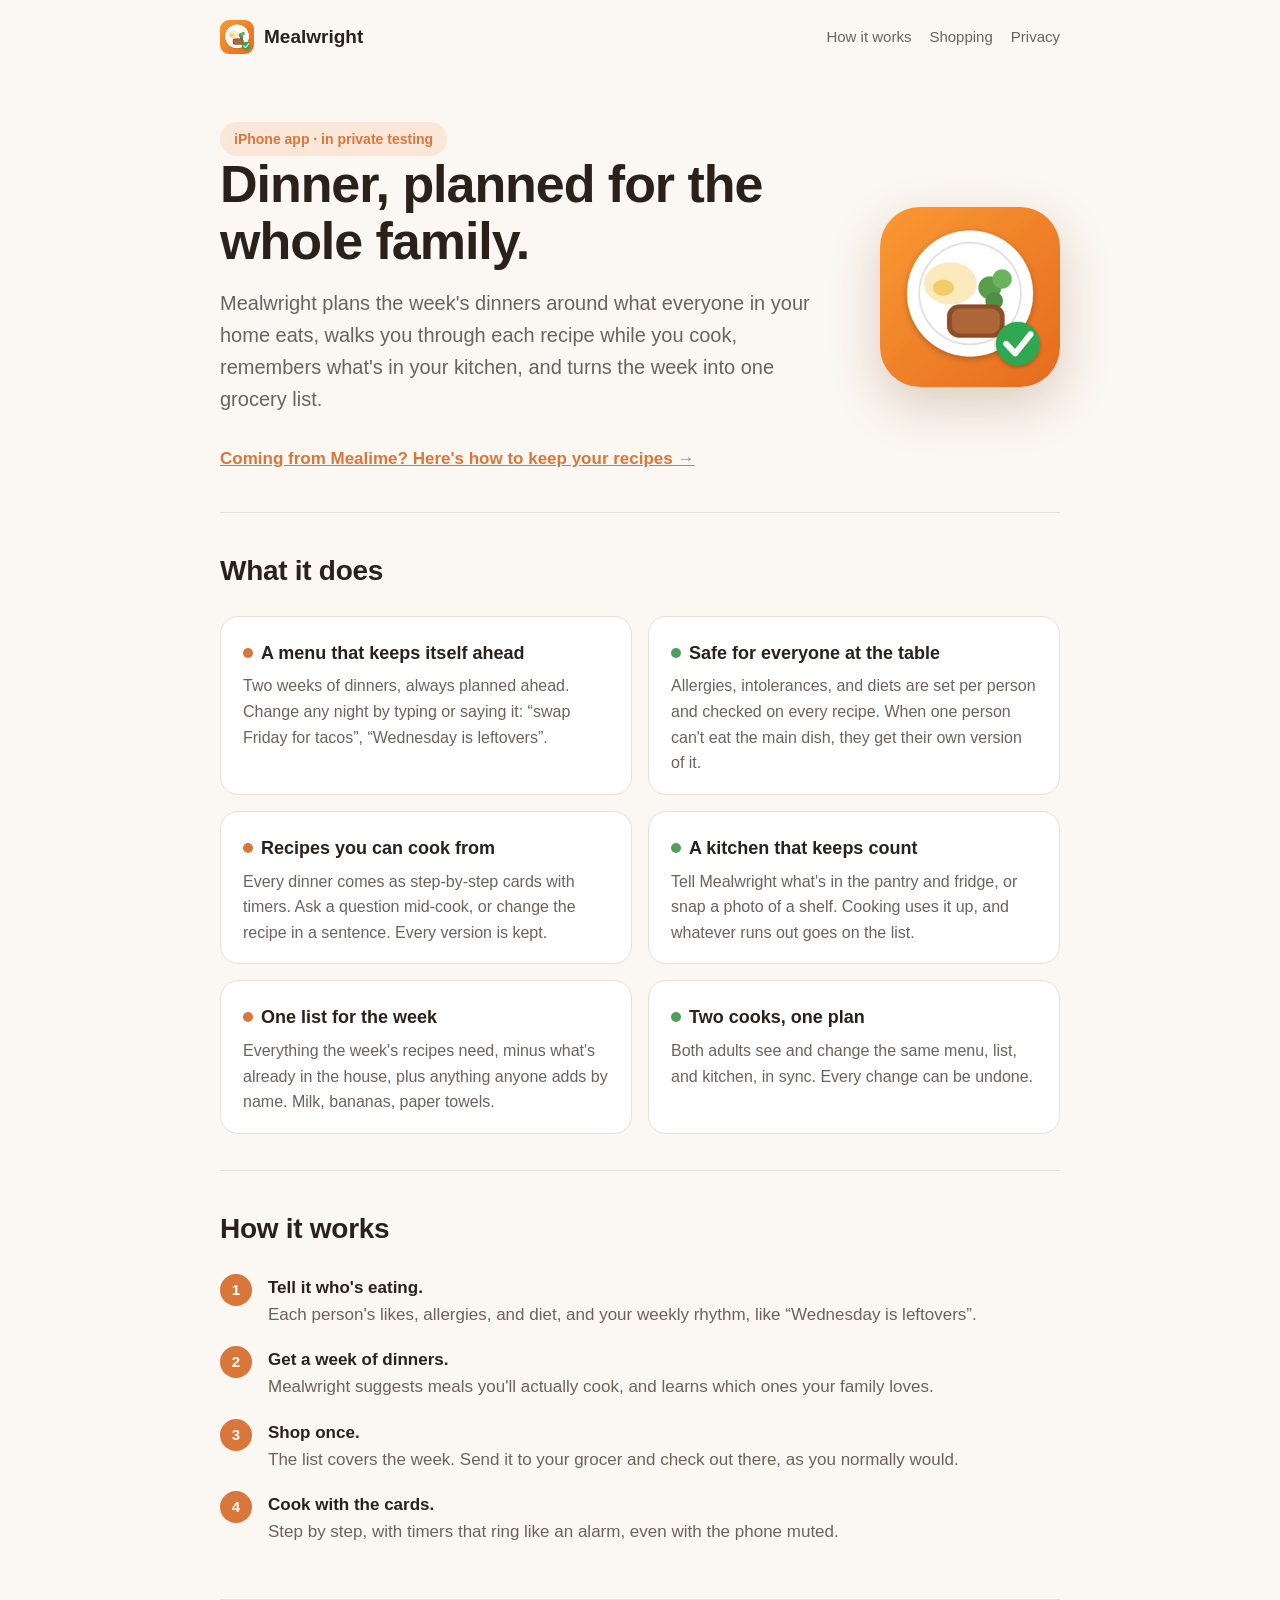
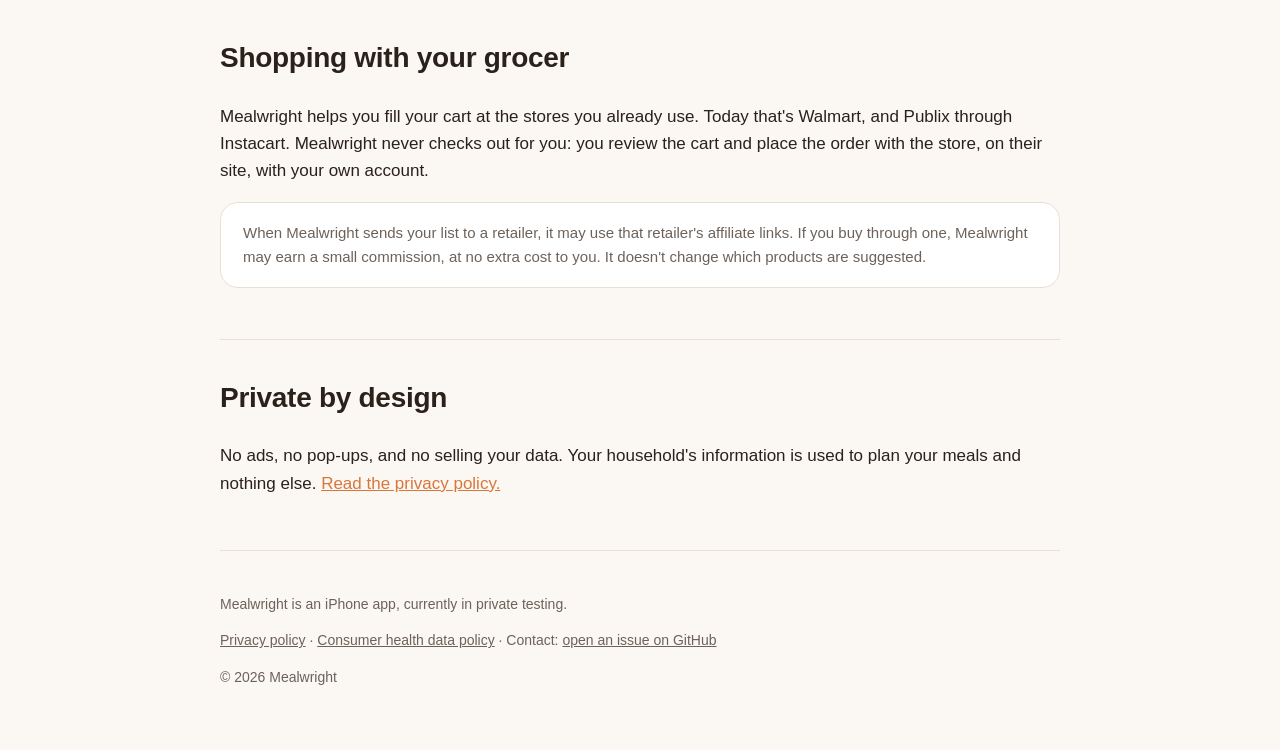
<file: index.html>
<!doctype html>
<html lang="en">
<head>
  <meta charset="utf-8">
  <meta name="viewport" content="width=device-width, initial-scale=1">
  <title>Mealwright — the weeknight dinner planner for families</title>
  <meta name="description" content="Mealwright plans your family's dinners around everyone's tastes and allergies, walks you through each recipe, keeps track of your kitchen, and turns the week into one grocery list.">
  <link rel="icon" href="favicon.png">
  <link rel="stylesheet" href="style.css">
</head>
<body>
  <div class="wrap">
    <header class="top">
      <a class="brand" href="./"><img src="icon-256.png" alt="">Mealwright</a>
      <nav><a class="wide" href="#how">How it works</a><a class="wide" href="#shopping">Shopping</a><a href="privacy.html">Privacy</a></nav>
    </header>

    <main>
      <div class="hero">
        <div>
          <span class="pill">iPhone app · in private testing</span>
          <h1>Dinner, planned for the whole family.</h1>
          <p class="lede">Mealwright plans the week's dinners around what everyone in your home eats, walks you through each recipe while you cook, remembers what's in your kitchen, and turns the week into one grocery list.</p>
          <a class="from" href="mealime.html">Coming from Mealime? Here's how to keep your recipes →</a>
        </div>
        <img class="icon" src="icon-256.png" alt="The Mealwright app icon: a dinner plate with a green check mark">
      </div>

      <section>
        <h2>What it does</h2>
        <div class="grid">
          <div class="card"><h3><span class="dot"></span>A menu that keeps itself ahead</h3><p>Two weeks of dinners, always planned ahead. Change any night by typing or saying it: “swap Friday for tacos”, “Wednesday is leftovers”.</p></div>
          <div class="card"><h3><span class="dot green"></span>Safe for everyone at the table</h3><p>Allergies, intolerances, and diets are set per person and checked on every recipe. When one person can't eat the main dish, they get their own version of it.</p></div>
          <div class="card"><h3><span class="dot"></span>Recipes you can cook from</h3><p>Every dinner comes as step-by-step cards with timers. Ask a question mid-cook, or change the recipe in a sentence. Every version is kept.</p></div>
          <div class="card"><h3><span class="dot green"></span>A kitchen that keeps count</h3><p>Tell Mealwright what's in the pantry and fridge, or snap a photo of a shelf. Cooking uses it up, and whatever runs out goes on the list.</p></div>
          <div class="card"><h3><span class="dot"></span>One list for the week</h3><p>Everything the week's recipes need, minus what's already in the house, plus anything anyone adds by name. Milk, bananas, paper towels.</p></div>
          <div class="card"><h3><span class="dot green"></span>Two cooks, one plan</h3><p>Both adults see and change the same menu, list, and kitchen, in sync. Every change can be undone.</p></div>
        </div>
      </section>

      <section id="how">
        <h2>How it works</h2>
        <ol class="steps">
          <li><strong>Tell it who's eating.</strong><span>Each person's likes, allergies, and diet, and your weekly rhythm, like “Wednesday is leftovers”.</span></li>
          <li><strong>Get a week of dinners.</strong><span>Mealwright suggests meals you'll actually cook, and learns which ones your family loves.</span></li>
          <li><strong>Shop once.</strong><span>The list covers the week. Send it to your grocer and check out there, as you normally would.</span></li>
          <li><strong>Cook with the cards.</strong><span>Step by step, with timers that ring like an alarm, even with the phone muted.</span></li>
        </ol>
      </section>

      <section id="shopping">
        <h2>Shopping with your grocer</h2>
        <p>Mealwright helps you fill your cart at the stores you already use. Today that's Walmart, and Publix through Instacart. Mealwright never checks out for you: you review the cart and place the order with the store, on their site, with your own account.</p>
        <p class="note">When Mealwright sends your list to a retailer, it may use that retailer's affiliate links. If you buy through one, Mealwright may earn a small commission, at no extra cost to you. It doesn't change which products are suggested.</p>
      </section>

      <section>
        <h2>Private by design</h2>
        <p>No ads, no pop-ups, and no selling your data. Your household's information is used to plan your meals and nothing else. <a href="privacy.html">Read the privacy policy.</a></p>
      </section>
    </main>

    <footer>
      <p>Mealwright is an iPhone app, currently in private testing.</p>
      <p><a href="privacy.html">Privacy policy</a> · <a href="health-data.html">Consumer health data policy</a> · Contact: <a href="https://github.com/dday1231/mealwright-site/issues">open an issue on GitHub</a></p>
      <p>© 2026 Mealwright</p>
    </footer>
  </div>
</body>
</html>
</file>
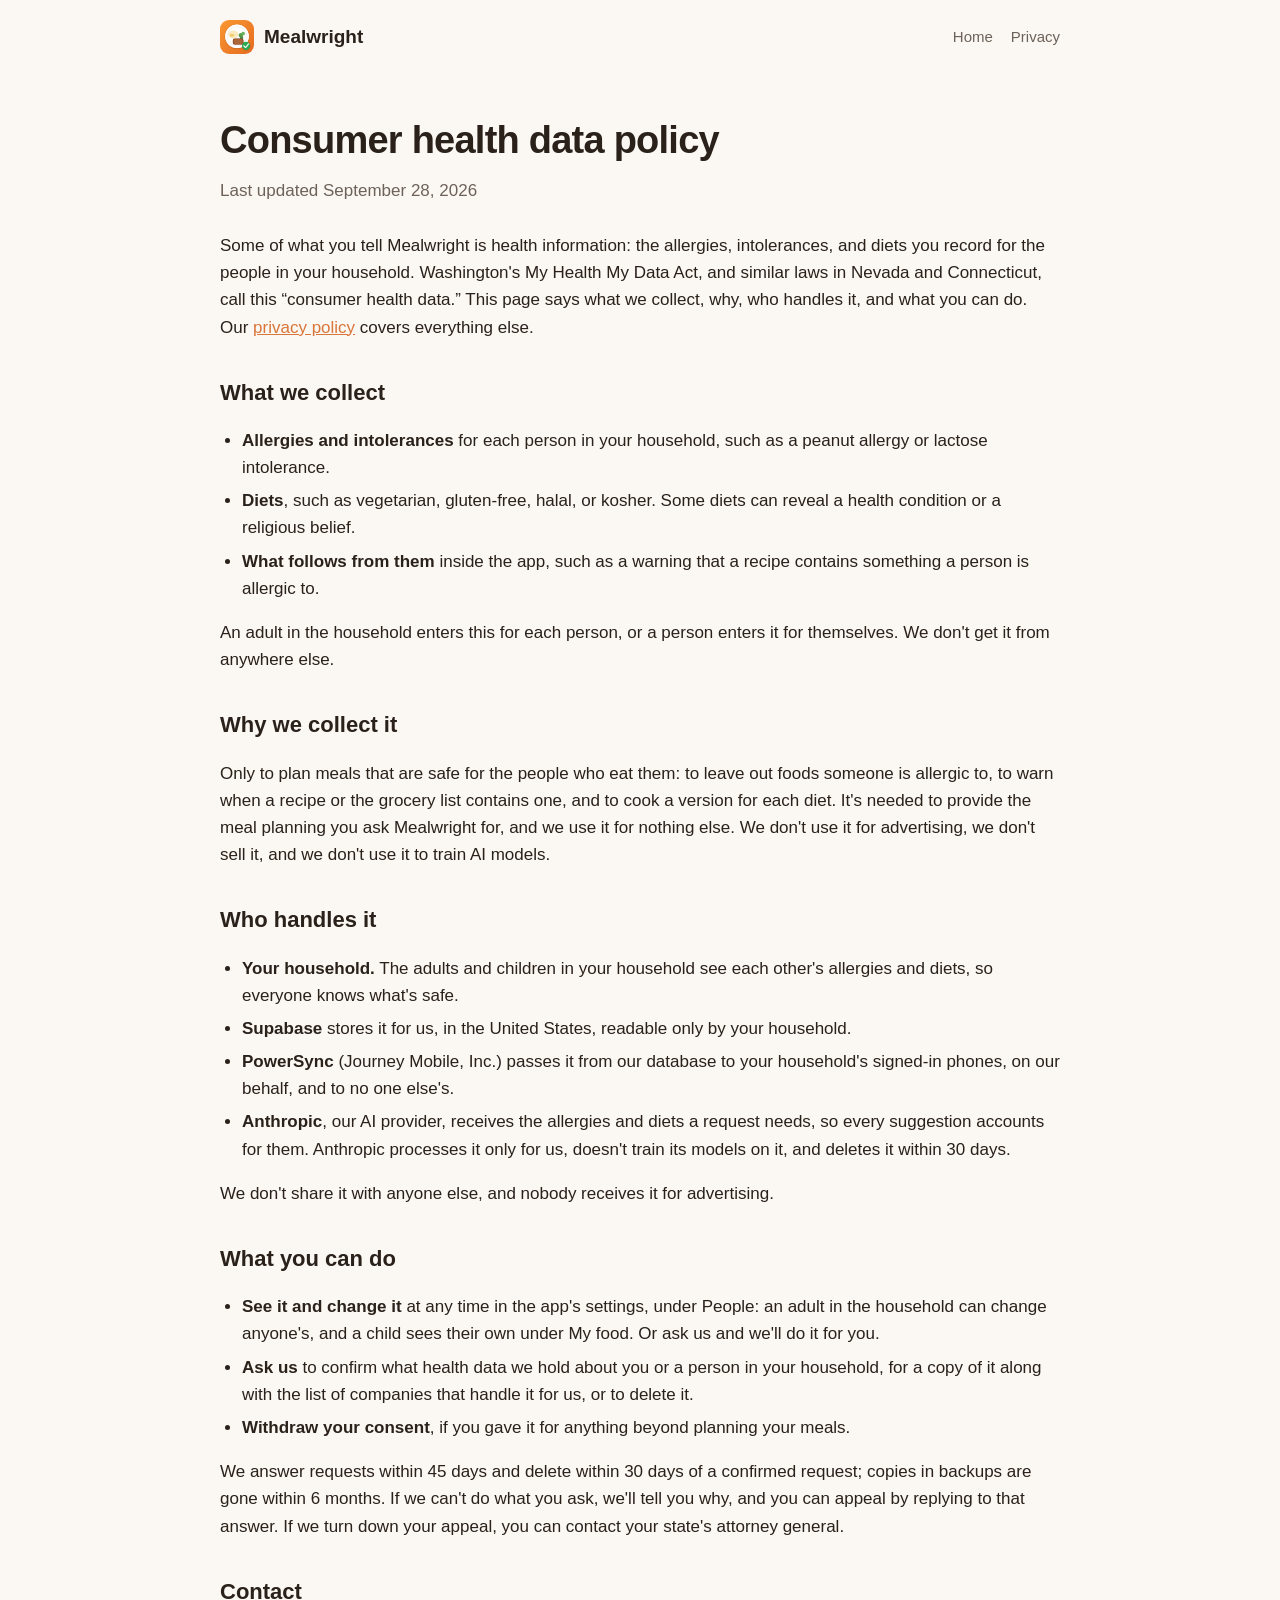
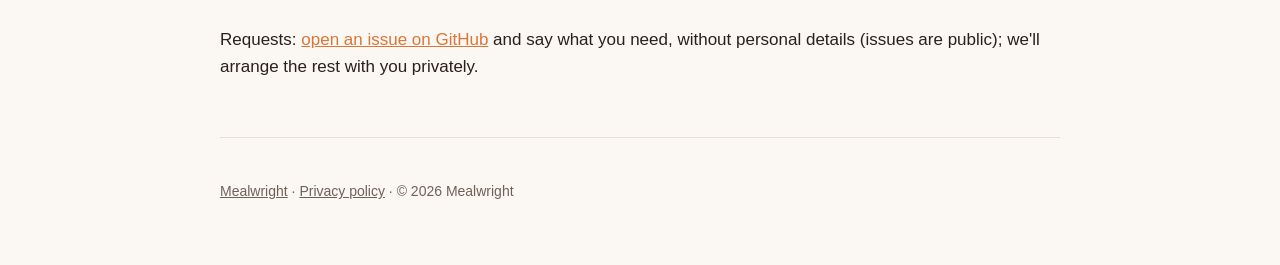
<file: health-data.html>
<!doctype html>
<html lang="en">
<head>
  <meta charset="utf-8">
  <meta name="viewport" content="width=device-width, initial-scale=1">
  <title>Consumer health data policy — Mealwright</title>
  <meta name="description" content="How Mealwright handles the allergies, intolerances, and diets you record for your household.">
  <link rel="icon" href="favicon.png">
  <link rel="stylesheet" href="style.css">
</head>
<body>
  <div class="wrap">
    <header class="top">
      <a class="brand" href="./"><img src="icon-256.png" alt="">Mealwright</a>
      <nav><a href="./">Home</a><a href="privacy.html">Privacy</a></nav>
    </header>

    <main class="doc">
      <h1>Consumer health data policy</h1>
      <p class="updated">Last updated September 28, 2026</p>

      <p>Some of what you tell Mealwright is health information: the allergies, intolerances, and diets you record for the people in your household. Washington's My Health My Data Act, and similar laws in Nevada and Connecticut, call this “consumer health data.” This page says what we collect, why, who handles it, and what you can do. Our <a href="privacy.html">privacy policy</a> covers everything else.</p>

      <h2>What we collect</h2>
      <ul>
        <li><strong>Allergies and intolerances</strong> for each person in your household, such as a peanut allergy or lactose intolerance.</li>
        <li><strong>Diets</strong>, such as vegetarian, gluten-free, halal, or kosher. Some diets can reveal a health condition or a religious belief.</li>
        <li><strong>What follows from them</strong> inside the app, such as a warning that a recipe contains something a person is allergic to.</li>
      </ul>
      <p>An adult in the household enters this for each person, or a person enters it for themselves. We don't get it from anywhere else.</p>

      <h2>Why we collect it</h2>
      <p>Only to plan meals that are safe for the people who eat them: to leave out foods someone is allergic to, to warn when a recipe or the grocery list contains one, and to cook a version for each diet. It's needed to provide the meal planning you ask Mealwright for, and we use it for nothing else. We don't use it for advertising, we don't sell it, and we don't use it to train AI models.</p>

      <h2>Who handles it</h2>
      <ul>
        <li><strong>Your household.</strong> The adults and children in your household see each other's allergies and diets, so everyone knows what's safe.</li>
        <li><strong>Supabase</strong> stores it for us, in the United States, readable only by your household.</li>
        <li><strong>PowerSync</strong> (Journey Mobile, Inc.) passes it from our database to your household's signed-in phones, on our behalf, and to no one else's.</li>
        <li><strong>Anthropic</strong>, our AI provider, receives the allergies and diets a request needs, so every suggestion accounts for them. Anthropic processes it only for us, doesn't train its models on it, and deletes it within 30 days.</li>
      </ul>
      <p>We don't share it with anyone else, and nobody receives it for advertising.</p>

      <h2>What you can do</h2>
      <ul>
        <li><strong>See it and change it</strong> at any time in the app's settings, under People: an adult in the household can change anyone's, and a child sees their own under My food. Or ask us and we'll do it for you.</li>
        <li><strong>Ask us</strong> to confirm what health data we hold about you or a person in your household, for a copy of it along with the list of companies that handle it for us, or to delete it.</li>
        <li><strong>Withdraw your consent</strong>, if you gave it for anything beyond planning your meals.</li>
      </ul>
      <p>We answer requests within 45 days and delete within 30 days of a confirmed request; copies in backups are gone within 6 months. If we can't do what you ask, we'll tell you why, and you can appeal by replying to that answer. If we turn down your appeal, you can contact your state's attorney general.</p>

      <h2>Contact</h2>
      <p>Requests: <a href="https://github.com/dday1231/mealwright-site/issues">open an issue on GitHub</a> and say what you need, without personal details (issues are public); we'll arrange the rest with you privately.</p>
    </main>

    <footer>
      <p><a href="./">Mealwright</a> · <a href="privacy.html">Privacy policy</a> · © 2026 Mealwright</p>
    </footer>
  </div>
</body>
</html>
</file>
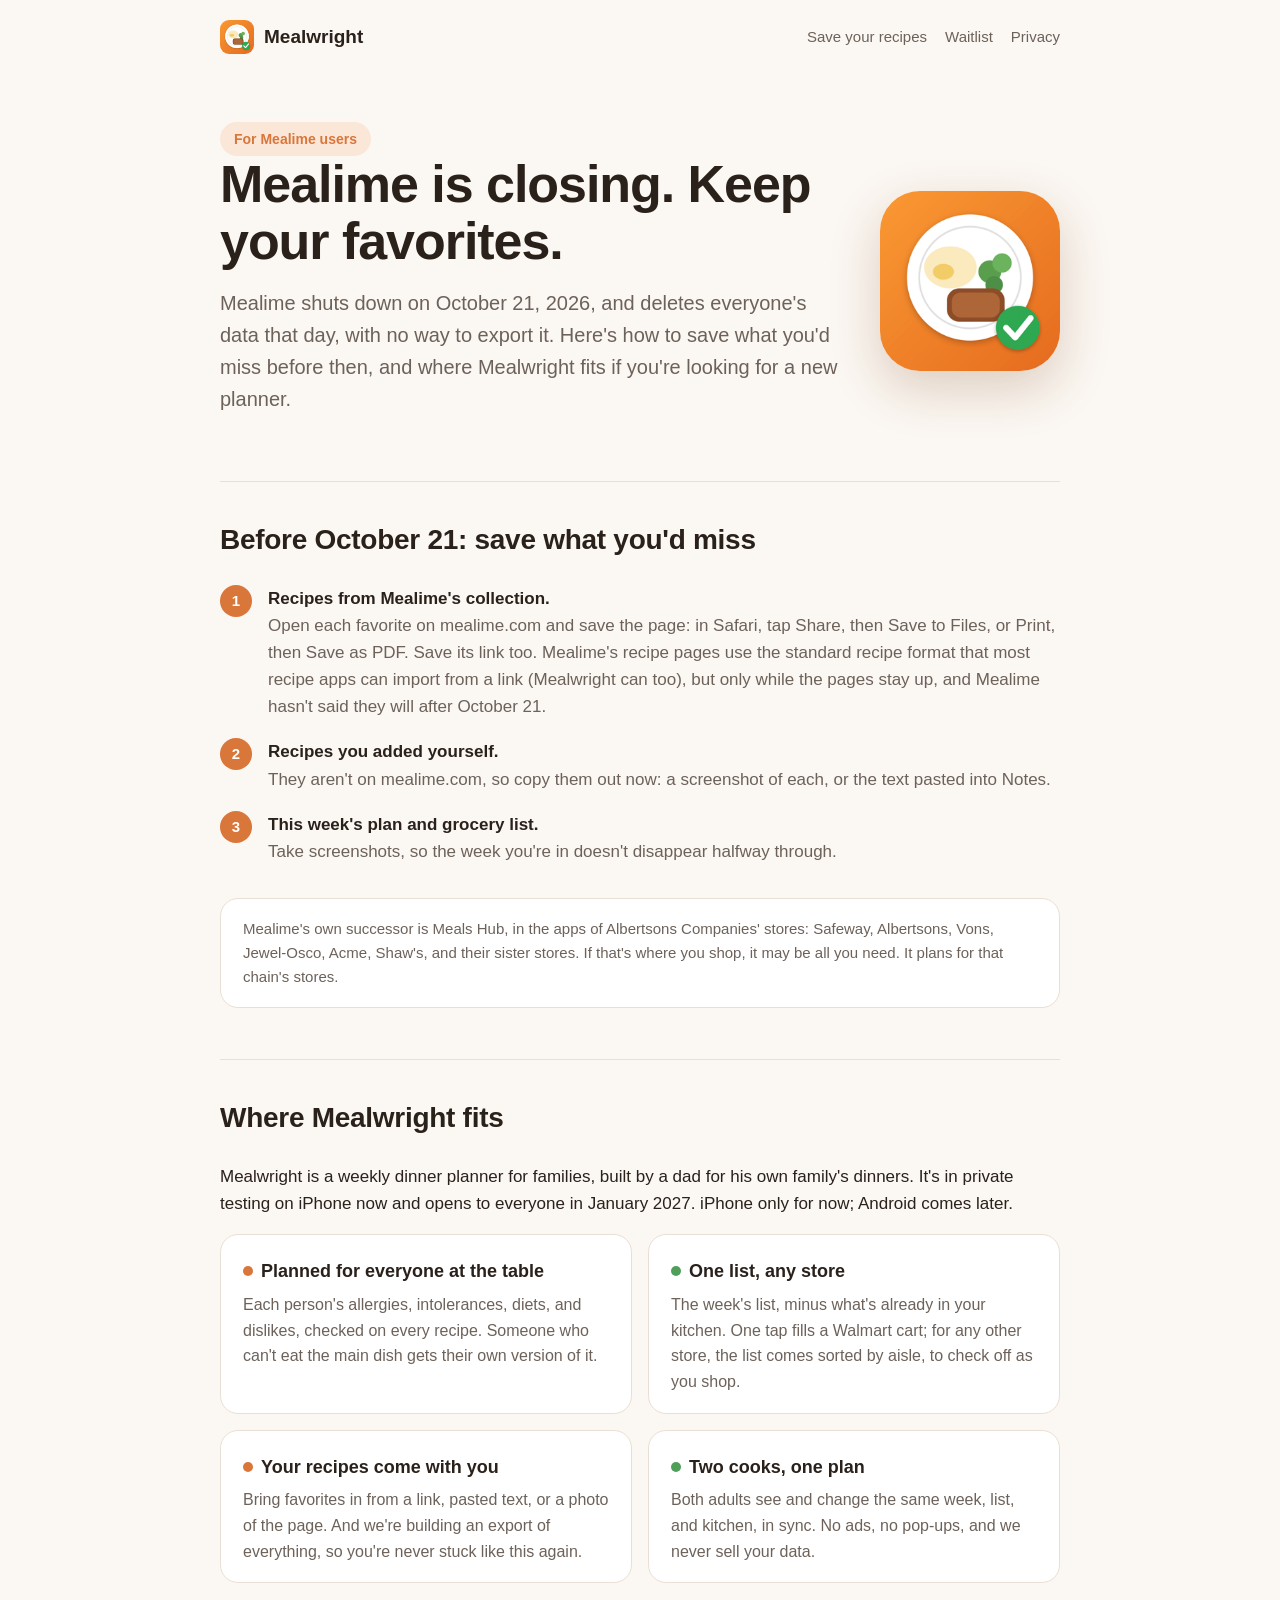
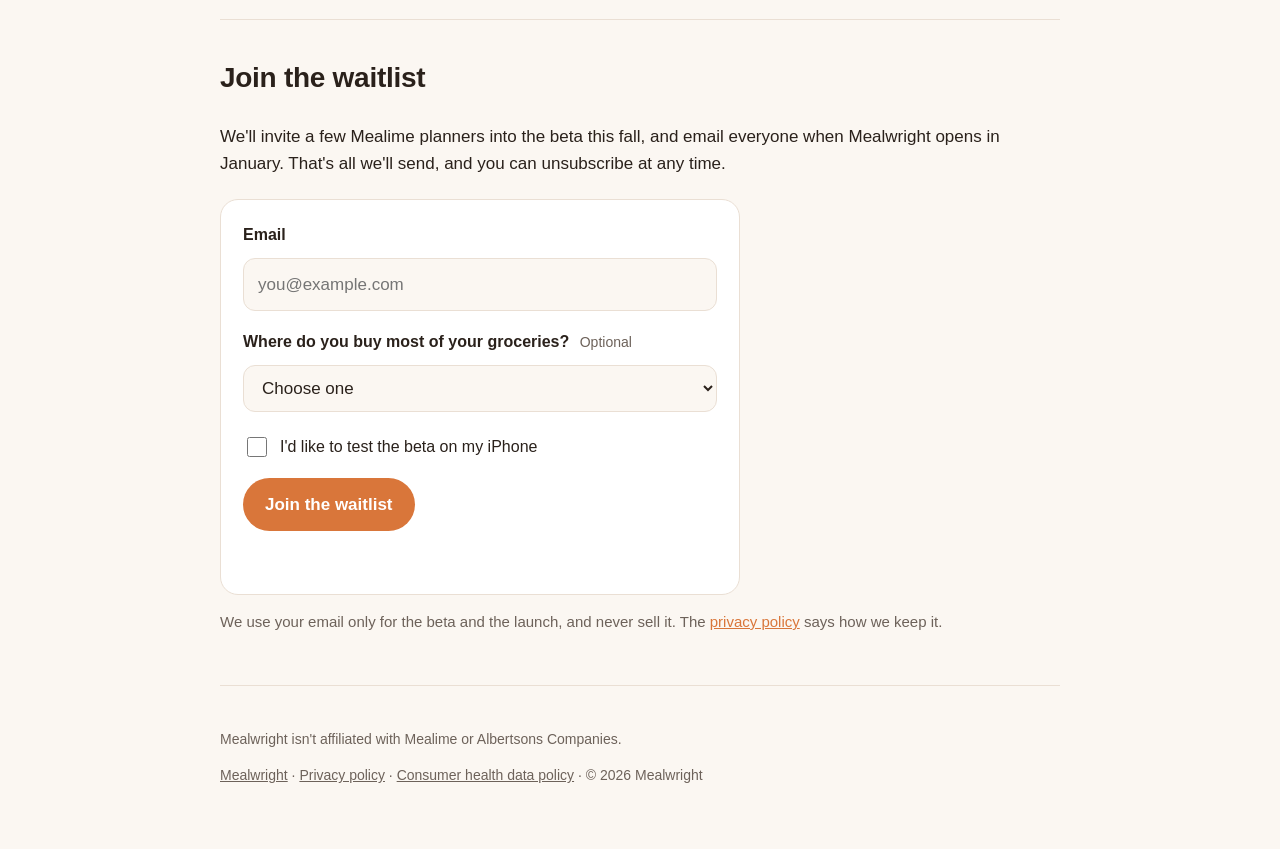
<file: mealime.html>
<!doctype html>
<html lang="en">
<head>
  <meta charset="utf-8">
  <meta name="viewport" content="width=device-width, initial-scale=1">
  <title>Mealime is closing: how to keep your recipes · Mealwright</title>
  <meta name="description" content="Mealime shuts down on October 21, 2026, and deletes its users' data that day. How to save your favorite recipes before then, and where Mealwright, a family dinner planner, fits.">
  <link rel="icon" href="favicon.png">
  <link rel="stylesheet" href="style.css">
</head>
<body>
  <div class="wrap">
    <header class="top">
      <a class="brand" href="./"><img src="icon-256.png" alt="">Mealwright</a>
      <nav><a class="wide" href="#save">Save your recipes</a><a href="#waitlist">Waitlist</a><a href="privacy.html">Privacy</a></nav>
    </header>

    <main>
      <div class="hero">
        <div>
          <span class="pill">For Mealime users</span>
          <h1>Mealime is closing. Keep your favorites.</h1>
          <p class="lede">Mealime shuts down on October 21, 2026, and deletes everyone's data that day, with no way to export it. Here's how to save what you'd miss before then, and where Mealwright fits if you're looking for a new planner.</p>
        </div>
        <img class="icon" src="icon-256.png" alt="The Mealwright app icon: a dinner plate with a green check mark">
      </div>

      <section id="save">
        <h2>Before October 21: save what you'd miss</h2>
        <ol class="steps">
          <li><strong>Recipes from Mealime's collection.</strong><span>Open each favorite on mealime.com and save the page: in Safari, tap Share, then Save to Files, or Print, then Save as PDF. Save its link too. Mealime's recipe pages use the standard recipe format that most recipe apps can import from a link (Mealwright can too), but only while the pages stay up, and Mealime hasn't said they will after October 21.</span></li>
          <li><strong>Recipes you added yourself.</strong><span>They aren't on mealime.com, so copy them out now: a screenshot of each, or the text pasted into Notes.</span></li>
          <li><strong>This week's plan and grocery list.</strong><span>Take screenshots, so the week you're in doesn't disappear halfway through.</span></li>
        </ol>
        <p class="note">Mealime's own successor is Meals Hub, in the apps of Albertsons Companies' stores: Safeway, Albertsons, Vons, Jewel-Osco, Acme, Shaw's, and their sister stores. If that's where you shop, it may be all you need. It plans for that chain's stores.</p>
      </section>

      <section>
        <h2>Where Mealwright fits</h2>
        <p>Mealwright is a weekly dinner planner for families, built by a dad for his own family's dinners. It's in private testing on iPhone now and opens to everyone in January 2027. iPhone only for now; Android comes later.</p>
        <div class="grid">
          <div class="card"><h3><span class="dot"></span>Planned for everyone at the table</h3><p>Each person's allergies, intolerances, diets, and dislikes, checked on every recipe. Someone who can't eat the main dish gets their own version of it.</p></div>
          <div class="card"><h3><span class="dot green"></span>One list, any store</h3><p>The week's list, minus what's already in your kitchen. One tap fills a Walmart cart; for any other store, the list comes sorted by aisle, to check off as you shop.</p></div>
          <div class="card"><h3><span class="dot"></span>Your recipes come with you</h3><p>Bring favorites in from a link, pasted text, or a photo of the page. And we're building an export of everything, so you're never stuck like this again.</p></div>
          <div class="card"><h3><span class="dot green"></span>Two cooks, one plan</h3><p>Both adults see and change the same week, list, and kitchen, in sync. No ads, no pop-ups, and we never sell your data.</p></div>
        </div>
      </section>

      <section id="waitlist">
        <h2>Join the waitlist</h2>
        <p>We'll invite a few Mealime planners into the beta this fall, and email everyone when Mealwright opens in January. That's all we'll send, and you can unsubscribe at any time.</p>
        <form id="signup" class="signup" novalidate>
          <label for="email">Email</label>
          <input id="email" name="email" type="email" autocomplete="email" inputmode="email" required placeholder="you@example.com">
          <label for="store">Where do you buy most of your groceries? <span class="optional">Optional</span></label>
          <select id="store" name="store">
            <option value="">Choose one</option>
            <option value="walmart">Walmart</option>
            <option value="kroger">Kroger, or a Kroger store (Ralphs, Fred Meyer, King Soopers…)</option>
            <option value="albertsons">Safeway, Albertsons, or another Albertsons store</option>
            <option value="target">Target</option>
            <option value="costco">Costco</option>
            <option value="publix">Publix</option>
            <option value="aldi">Aldi</option>
            <option value="heb">H-E-B</option>
            <option value="wholefoods">Whole Foods</option>
            <option value="other">Somewhere else</option>
          </select>
          <label class="check" for="beta"><input id="beta" name="beta" type="checkbox"> I'd like to test the beta on my iPhone</label>
          <div class="hp" aria-hidden="true"><label for="website">Leave this empty</label><input id="website" name="website" type="text" tabindex="-1" autocomplete="off"></div>
          <button id="submit" type="submit">Join the waitlist</button>
          <p id="status" class="status" role="status" aria-live="polite"></p>
        </form>
        <p class="fine">We use your email only for the beta and the launch, and never sell it. The <a href="privacy.html">privacy policy</a> says how we keep it.</p>
      </section>
    </main>

    <footer>
      <p>Mealwright isn't affiliated with Mealime or Albertsons Companies.</p>
      <p><a href="./">Mealwright</a> · <a href="privacy.html">Privacy policy</a> · <a href="health-data.html">Consumer health data policy</a> · © 2026 Mealwright</p>
    </footer>
  </div>
  <script>
    (function () {
      var form = document.getElementById('signup');
      var status = document.getElementById('status');
      var button = document.getElementById('submit');
      var endpoint = 'https://bysanihxycqsuvjgazjb.supabase.co/functions/v1/waitlist';
      form.addEventListener('submit', function (event) {
        event.preventDefault();
        var email = form.email.value.trim();
        if (!/^[^\s@]+@[^\s@]+\.[^\s@]+$/.test(email)) {
          status.textContent = "That email address doesn't look right. Check it and try again.";
          status.className = 'status error';
          form.email.focus();
          return;
        }
        button.disabled = true;
        status.textContent = 'Adding you…';
        status.className = 'status';
        fetch(endpoint, {
          method: 'POST',
          headers: { 'Content-Type': 'application/json' },
          body: JSON.stringify({
            email: email,
            store: form.store.value || undefined,
            beta: form.beta.checked,
            source: 'mealime',
            website: form.website.value
          })
        }).then(function (response) {
          return response.json().catch(function () { return {}; }).then(function (body) {
            if (response.ok && body.ok) {
              var beta = form.beta.checked;
              form.reset();
              status.textContent = beta
                ? "You're on the list. We'll email you when there's a place in the beta, and when Mealwright opens in January."
                : "You're on the list. We'll email you when Mealwright opens in January.";
              status.className = 'status done';
            } else {
              status.textContent = body.error || 'Something went wrong on our side. Please try again in a minute.';
              status.className = 'status error';
            }
          });
        }).catch(function () {
          status.textContent = "We couldn't reach our server. Check your connection and try again.";
          status.className = 'status error';
        }).then(function () { button.disabled = false; });
      });
    })();
  </script>
</body>
</html>
</file>
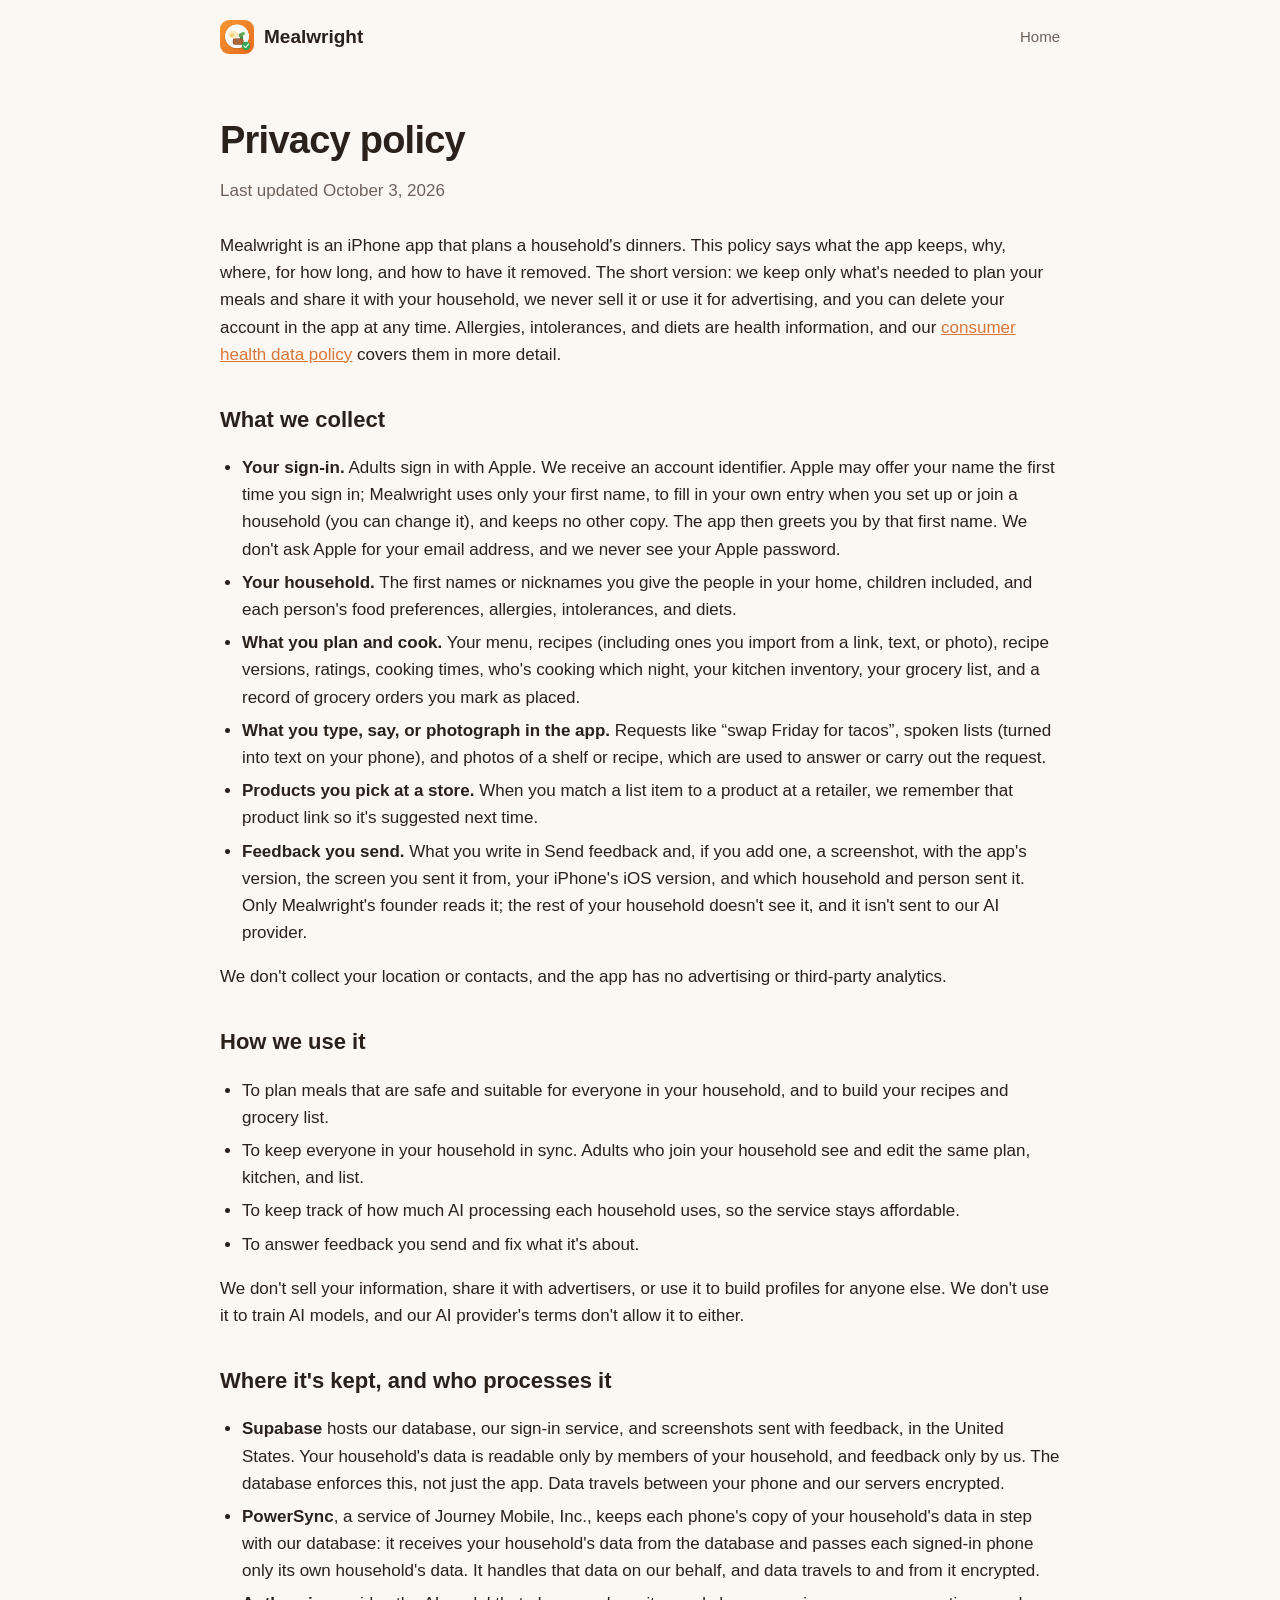
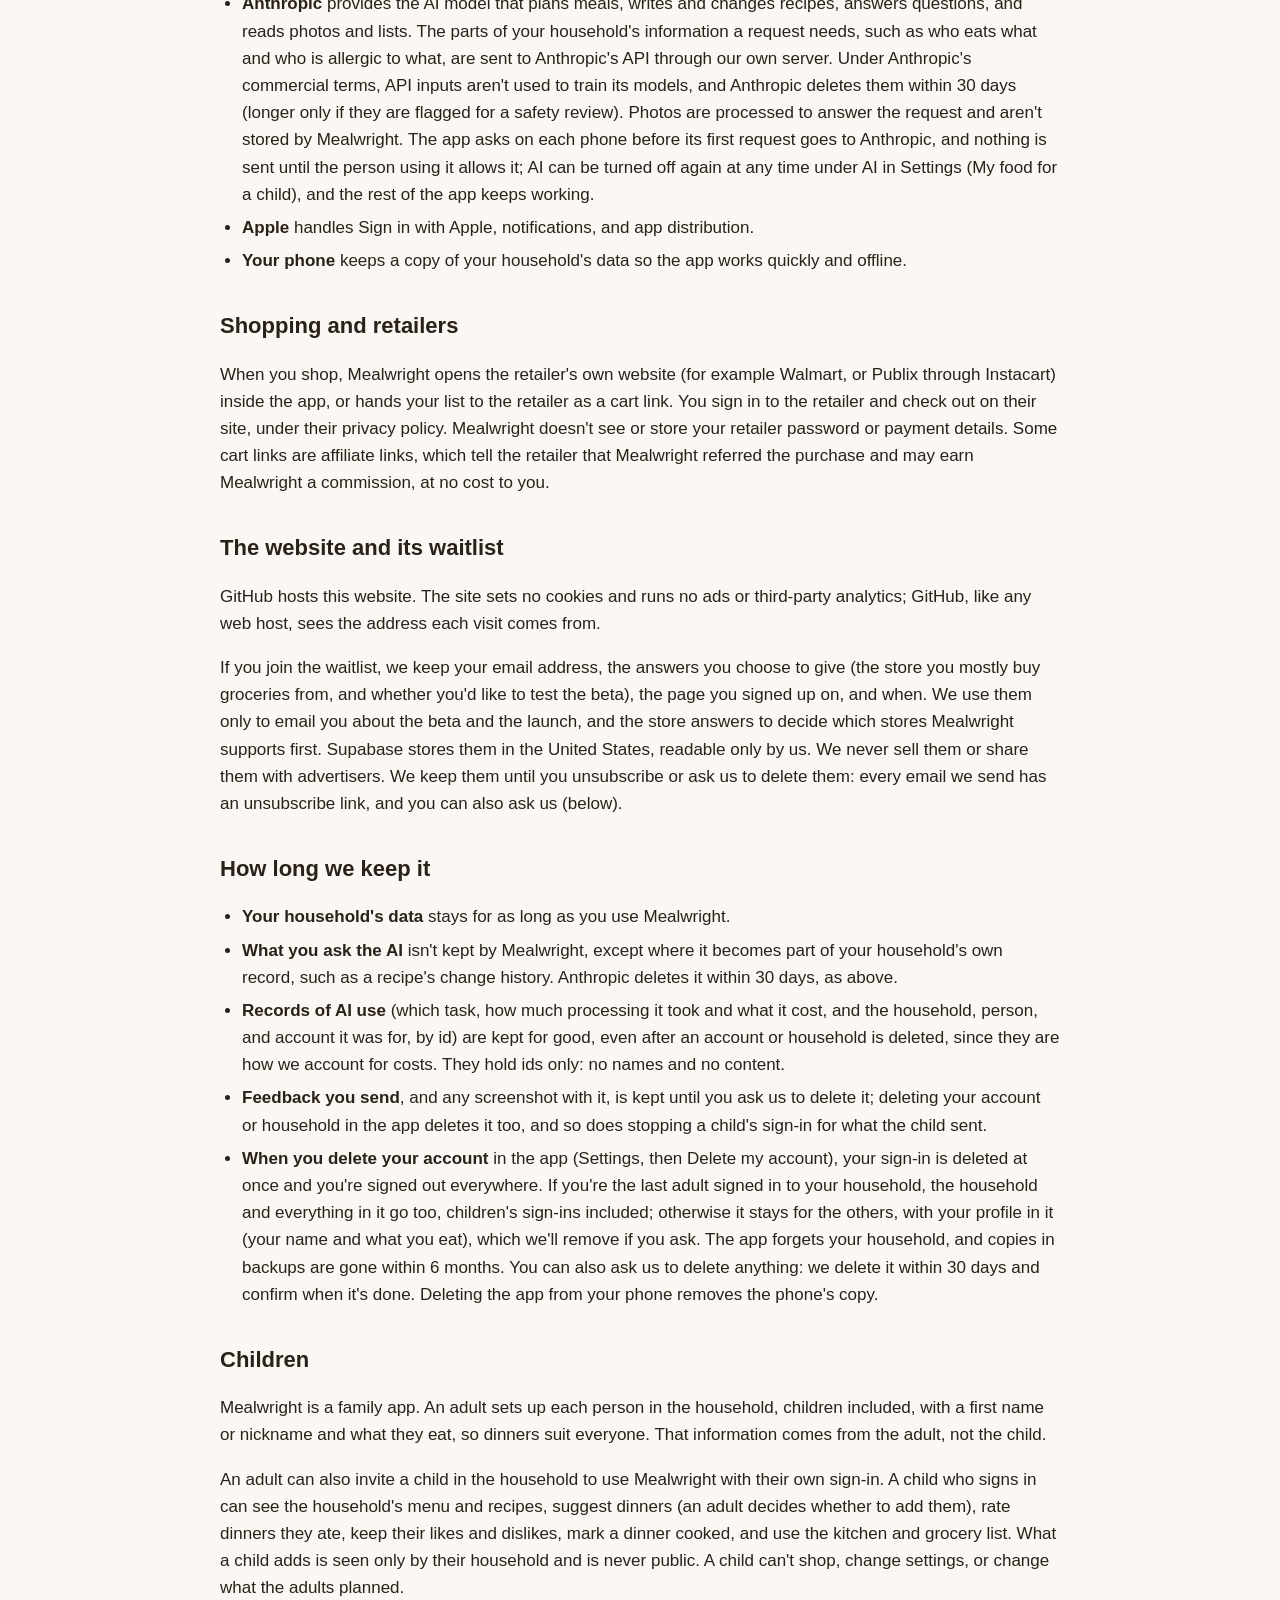
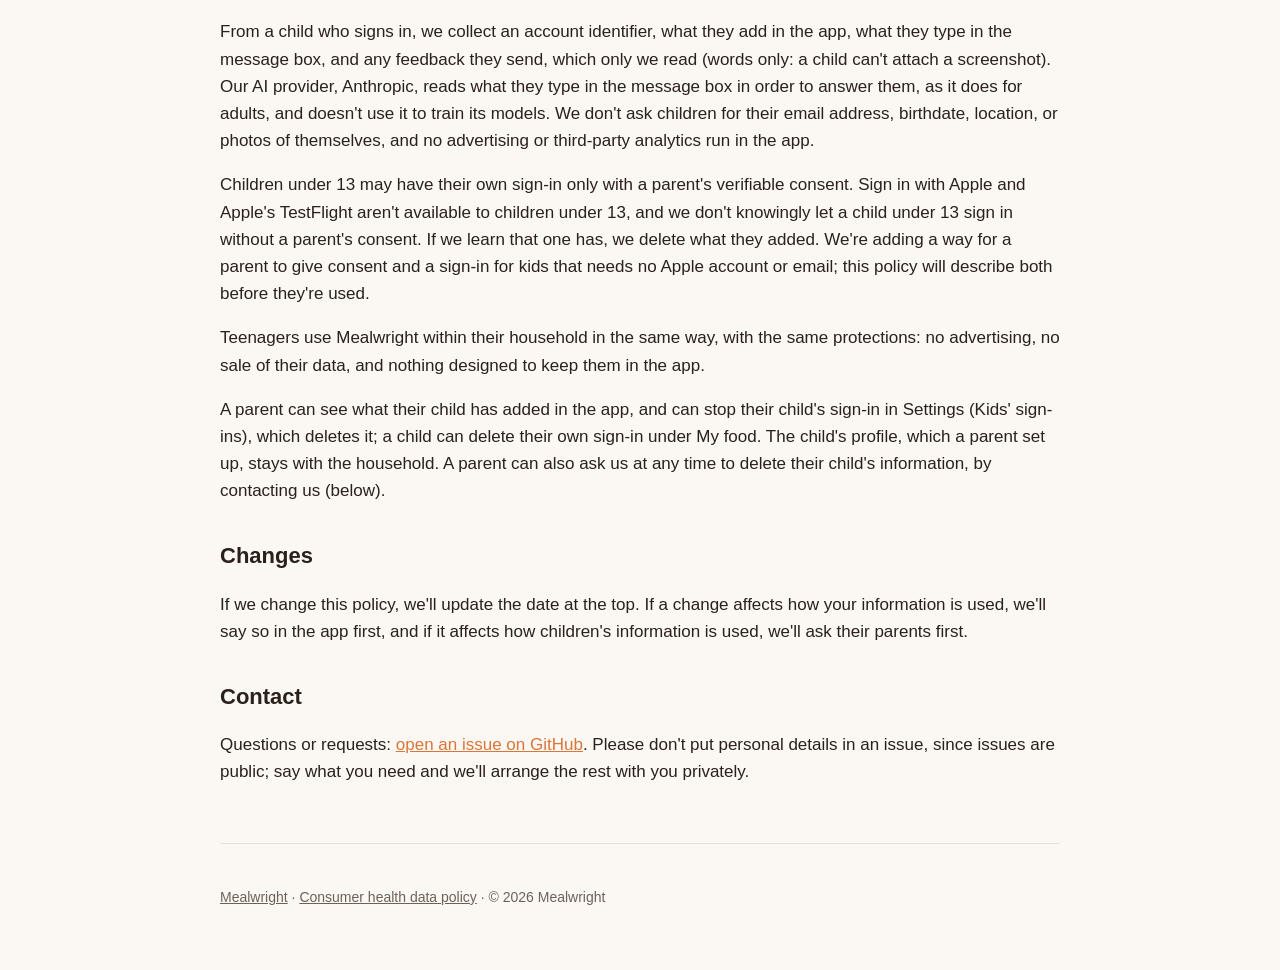
<file: privacy.html>
<!doctype html>
<html lang="en">
<head>
  <meta charset="utf-8">
  <meta name="viewport" content="width=device-width, initial-scale=1">
  <title>Privacy policy — Mealwright</title>
  <meta name="description" content="What Mealwright collects, why, where it is kept, how long, and how to have it deleted, including for children.">
  <link rel="icon" href="favicon.png">
  <link rel="stylesheet" href="style.css">
</head>
<body>
  <div class="wrap">
    <header class="top">
      <a class="brand" href="./"><img src="icon-256.png" alt="">Mealwright</a>
      <nav><a href="./">Home</a></nav>
    </header>

    <main class="doc">
      <h1>Privacy policy</h1>
      <p class="updated">Last updated October 3, 2026</p>

      <p>Mealwright is an iPhone app that plans a household's dinners. This policy says what the app keeps, why, where, for how long, and how to have it removed. The short version: we keep only what's needed to plan your meals and share it with your household, we never sell it or use it for advertising, and you can delete your account in the app at any time. Allergies, intolerances, and diets are health information, and our <a href="health-data.html">consumer health data policy</a> covers them in more detail.</p>

      <h2>What we collect</h2>
      <ul>
        <li><strong>Your sign-in.</strong> Adults sign in with Apple. We receive an account identifier. Apple may offer your name the first time you sign in; Mealwright uses only your first name, to fill in your own entry when you set up or join a household (you can change it), and keeps no other copy. The app then greets you by that first name. We don't ask Apple for your email address, and we never see your Apple password.</li>
        <li><strong>Your household.</strong> The first names or nicknames you give the people in your home, children included, and each person's food preferences, allergies, intolerances, and diets.</li>
        <li><strong>What you plan and cook.</strong> Your menu, recipes (including ones you import from a link, text, or photo), recipe versions, ratings, cooking times, who's cooking which night, your kitchen inventory, your grocery list, and a record of grocery orders you mark as placed.</li>
        <li><strong>What you type, say, or photograph in the app.</strong> Requests like “swap Friday for tacos”, spoken lists (turned into text on your phone), and photos of a shelf or recipe, which are used to answer or carry out the request.</li>
        <li><strong>Products you pick at a store.</strong> When you match a list item to a product at a retailer, we remember that product link so it's suggested next time.</li>
        <li><strong>Feedback you send.</strong> What you write in Send feedback and, if you add one, a screenshot, with the app's version, the screen you sent it from, your iPhone's iOS version, and which household and person sent it. Only Mealwright's founder reads it; the rest of your household doesn't see it, and it isn't sent to our AI provider.</li>
      </ul>
      <p>We don't collect your location or contacts, and the app has no advertising or third-party analytics.</p>

      <h2>How we use it</h2>
      <ul>
        <li>To plan meals that are safe and suitable for everyone in your household, and to build your recipes and grocery list.</li>
        <li>To keep everyone in your household in sync. Adults who join your household see and edit the same plan, kitchen, and list.</li>
        <li>To keep track of how much AI processing each household uses, so the service stays affordable.</li>
        <li>To answer feedback you send and fix what it's about.</li>
      </ul>
      <p>We don't sell your information, share it with advertisers, or use it to build profiles for anyone else. We don't use it to train AI models, and our AI provider's terms don't allow it to either.</p>

      <h2>Where it's kept, and who processes it</h2>
      <ul>
        <li><strong>Supabase</strong> hosts our database, our sign-in service, and screenshots sent with feedback, in the United States. Your household's data is readable only by members of your household, and feedback only by us. The database enforces this, not just the app. Data travels between your phone and our servers encrypted.</li>
        <li><strong>PowerSync</strong>, a service of Journey Mobile, Inc., keeps each phone's copy of your household's data in step with our database: it receives your household's data from the database and passes each signed-in phone only its own household's data. It handles that data on our behalf, and data travels to and from it encrypted.</li>
        <li><strong>Anthropic</strong> provides the AI model that plans meals, writes and changes recipes, answers questions, and reads photos and lists. The parts of your household's information a request needs, such as who eats what and who is allergic to what, are sent to Anthropic's API through our own server. Under Anthropic's commercial terms, API inputs aren't used to train its models, and Anthropic deletes them within 30 days (longer only if they are flagged for a safety review). Photos are processed to answer the request and aren't stored by Mealwright. The app asks on each phone before its first request goes to Anthropic, and nothing is sent until the person using it allows it; AI can be turned off again at any time under AI in Settings (My food for a child), and the rest of the app keeps working.</li>
        <li><strong>Apple</strong> handles Sign in with Apple, notifications, and app distribution.</li>
        <li><strong>Your phone</strong> keeps a copy of your household's data so the app works quickly and offline.</li>
      </ul>

      <h2>Shopping and retailers</h2>
      <p>When you shop, Mealwright opens the retailer's own website (for example Walmart, or Publix through Instacart) inside the app, or hands your list to the retailer as a cart link. You sign in to the retailer and check out on their site, under their privacy policy. Mealwright doesn't see or store your retailer password or payment details. Some cart links are affiliate links, which tell the retailer that Mealwright referred the purchase and may earn Mealwright a commission, at no cost to you.</p>

      <h2>The website and its waitlist</h2>
      <p>GitHub hosts this website. The site sets no cookies and runs no ads or third-party analytics; GitHub, like any web host, sees the address each visit comes from.</p>
      <p>If you join the waitlist, we keep your email address, the answers you choose to give (the store you mostly buy groceries from, and whether you'd like to test the beta), the page you signed up on, and when. We use them only to email you about the beta and the launch, and the store answers to decide which stores Mealwright supports first. Supabase stores them in the United States, readable only by us. We never sell them or share them with advertisers. We keep them until you unsubscribe or ask us to delete them: every email we send has an unsubscribe link, and you can also ask us (below).</p>

      <h2>How long we keep it</h2>
      <ul>
        <li><strong>Your household's data</strong> stays for as long as you use Mealwright.</li>
        <li><strong>What you ask the AI</strong> isn't kept by Mealwright, except where it becomes part of your household's own record, such as a recipe's change history. Anthropic deletes it within 30 days, as above.</li>
        <li><strong>Records of AI use</strong> (which task, how much processing it took and what it cost, and the household, person, and account it was for, by id) are kept for good, even after an account or household is deleted, since they are how we account for costs. They hold ids only: no names and no content.</li>
        <li><strong>Feedback you send</strong>, and any screenshot with it, is kept until you ask us to delete it; deleting your account or household in the app deletes it too, and so does stopping a child's sign-in for what the child sent.</li>
        <li><strong>When you delete your account</strong> in the app (Settings, then Delete my account), your sign-in is deleted at once and you're signed out everywhere. If you're the last adult signed in to your household, the household and everything in it go too, children's sign-ins included; otherwise it stays for the others, with your profile in it (your name and what you eat), which we'll remove if you ask. The app forgets your household, and copies in backups are gone within 6 months. You can also ask us to delete anything: we delete it within 30 days and confirm when it's done. Deleting the app from your phone removes the phone's copy.</li>
      </ul>

      <h2>Children</h2>
      <p>Mealwright is a family app. An adult sets up each person in the household, children included, with a first name or nickname and what they eat, so dinners suit everyone. That information comes from the adult, not the child.</p>
      <p>An adult can also invite a child in the household to use Mealwright with their own sign-in. A child who signs in can see the household's menu and recipes, suggest dinners (an adult decides whether to add them), rate dinners they ate, keep their likes and dislikes, mark a dinner cooked, and use the kitchen and grocery list. What a child adds is seen only by their household and is never public. A child can't shop, change settings, or change what the adults planned.</p>
      <p>From a child who signs in, we collect an account identifier, what they add in the app, what they type in the message box, and any feedback they send, which only we read (words only: a child can't attach a screenshot). Our AI provider, Anthropic, reads what they type in the message box in order to answer them, as it does for adults, and doesn't use it to train its models. We don't ask children for their email address, birthdate, location, or photos of themselves, and no advertising or third-party analytics run in the app.</p>
      <p>Children under 13 may have their own sign-in only with a parent's verifiable consent. Sign in with Apple and Apple's TestFlight aren't available to children under 13, and we don't knowingly let a child under 13 sign in without a parent's consent. If we learn that one has, we delete what they added. We're adding a way for a parent to give consent and a sign-in for kids that needs no Apple account or email; this policy will describe both before they're used.</p>
      <p>Teenagers use Mealwright within their household in the same way, with the same protections: no advertising, no sale of their data, and nothing designed to keep them in the app.</p>
      <p>A parent can see what their child has added in the app, and can stop their child's sign-in in Settings (Kids' sign-ins), which deletes it; a child can delete their own sign-in under My food. The child's profile, which a parent set up, stays with the household. A parent can also ask us at any time to delete their child's information, by contacting us (below).</p>

      <h2>Changes</h2>
      <p>If we change this policy, we'll update the date at the top. If a change affects how your information is used, we'll say so in the app first, and if it affects how children's information is used, we'll ask their parents first.</p>

      <h2>Contact</h2>
      <p>Questions or requests: <a href="https://github.com/dday1231/mealwright-site/issues">open an issue on GitHub</a>. Please don't put personal details in an issue, since issues are public; say what you need and we'll arrange the rest with you privately.</p>
    </main>

    <footer>
      <p><a href="./">Mealwright</a> · <a href="health-data.html">Consumer health data policy</a> · © 2026 Mealwright</p>
    </footer>
  </div>
</body>
</html>
</file>
<file: style.css>
:root {
  --bg: #fbf7f2;
  --surface: #ffffff;
  --text: #2a211b;
  --muted: #6d625a;
  --line: #eadfd4;
  --accent: #d9763a;
  --accent-soft: #fbe7d8;
  --green: #4f9e5a;
  --radius: 18px;
  color-scheme: light;
}
@media (prefers-color-scheme: dark) {
  :root {
    --bg: #1b1714;
    --surface: #262019;
    --text: #f3ece6;
    --muted: #b3a79d;
    --line: #3a3129;
    --accent: #ef9458;
    --accent-soft: #3a2a1f;
    --green: #6cbf77;
    color-scheme: dark;
  }
}
* { box-sizing: border-box; }
html { -webkit-text-size-adjust: 100%; }
body {
  margin: 0;
  background: var(--bg);
  color: var(--text);
  font: 17px/1.6 -apple-system, BlinkMacSystemFont, "SF Pro Text", "Segoe UI", Roboto, Helvetica, Arial, sans-serif;
}
a { color: var(--accent); }
.wrap { max-width: 880px; margin: 0 auto; padding: 0 20px; }

header.top {
  display: flex; align-items: center; justify-content: space-between;
  padding: 20px 0;
}
.brand { display: flex; align-items: center; gap: 10px; text-decoration: none; color: var(--text); font-weight: 700; font-size: 19px; }
.brand img { width: 34px; height: 34px; border-radius: 9px; }
nav { white-space: nowrap; }
nav a { color: var(--muted); text-decoration: none; margin-left: 18px; font-size: 15px; }
nav a:hover { color: var(--text); }

.hero { padding: 48px 0 40px; display: grid; grid-template-columns: 1fr auto; gap: 40px; align-items: center; }
.hero h1 { font-size: clamp(34px, 6vw, 52px); line-height: 1.08; letter-spacing: -0.02em; margin: 0 0 18px; }
.hero p.lede { font-size: 20px; color: var(--muted); margin: 0 0 26px; max-width: 34em; }
.hero .icon { width: 180px; height: 180px; border-radius: 40px; box-shadow: 0 18px 50px rgba(120, 60, 20, 0.22); }
.pill { display: inline-block; background: var(--accent-soft); color: var(--accent); font-weight: 600; font-size: 14px; padding: 6px 14px; border-radius: 999px; }

section { padding: 36px 0; border-top: 1px solid var(--line); }
section h2 { font-size: 28px; letter-spacing: -0.01em; margin: 0 0 22px; }
.grid { display: grid; grid-template-columns: repeat(2, minmax(0, 1fr)); gap: 16px; }
.card { background: var(--surface); border: 1px solid var(--line); border-radius: var(--radius); padding: 22px 22px 18px; }
.card h3 { margin: 0 0 6px; font-size: 18px; }
.card p { margin: 0; color: var(--muted); font-size: 16px; }
.card .dot { display: inline-block; width: 10px; height: 10px; border-radius: 50%; background: var(--accent); margin-right: 8px; vertical-align: 1px; }
.card .dot.green { background: var(--green); }

.steps { counter-reset: step; list-style: none; padding: 0; margin: 0; }
.steps li { counter-increment: step; position: relative; padding: 0 0 18px 48px; }
.steps li::before {
  content: counter(step); position: absolute; left: 0; top: 0;
  width: 32px; height: 32px; border-radius: 50%; background: var(--accent); color: #fff;
  font-weight: 700; display: grid; place-items: center; font-size: 15px;
}
.steps li strong { display: block; }
.steps li span { color: var(--muted); }

.note { background: var(--surface); border: 1px solid var(--line); border-radius: var(--radius); padding: 18px 22px; color: var(--muted); font-size: 15px; }

footer { border-top: 1px solid var(--line); padding: 28px 0 48px; color: var(--muted); font-size: 14px; }
footer a { color: var(--muted); }

/* Privacy policy */
.doc { padding: 24px 0 40px; }
.doc h1 { font-size: 38px; letter-spacing: -0.02em; margin: 12px 0 6px; }
.doc .updated { color: var(--muted); margin: 0 0 28px; }
.doc h2 { font-size: 22px; margin: 34px 0 10px; }
.doc p, .doc li { color: var(--text); }
.doc ul { padding-left: 22px; }
.doc li { margin-bottom: 6px; }

/* Waitlist form (mealime.html) */
.signup { display: grid; gap: 10px; max-width: 520px; margin: 22px 0 14px; padding: 22px; background: var(--surface); border: 1px solid var(--line); border-radius: var(--radius); }
.signup label { font-weight: 600; font-size: 16px; }
.signup .optional { color: var(--muted); font-weight: 400; font-size: 14px; margin-left: 6px; }
.signup input[type=email], .signup select {
  width: 100%; font: inherit; font-size: 17px; color: var(--text); background: var(--bg);
  border: 1px solid var(--line); border-radius: 12px; padding: 12px 14px; margin-bottom: 8px;
}
.signup input[type=email]:focus, .signup select:focus { outline: 2px solid var(--accent); outline-offset: 1px; }
.signup .check { display: flex; gap: 10px; align-items: center; font-weight: 400; margin: 4px 0 8px; }
.signup .check input { width: 20px; height: 20px; accent-color: var(--accent); }
.signup button {
  font: inherit; font-weight: 700; font-size: 17px; color: #fff; background: var(--accent);
  border: 0; border-radius: 999px; padding: 13px 22px; cursor: pointer; justify-self: start;
}
.signup button:disabled { opacity: 0.6; cursor: default; }
.signup button:focus-visible { outline: 2px solid var(--text); outline-offset: 2px; }
.signup .hp { position: absolute; left: -10000px; width: 1px; height: 1px; overflow: hidden; }
.status { margin: 4px 0 0; min-height: 1.6em; color: var(--muted); }
.status.done { color: var(--green); font-weight: 600; }
.status.error { color: #c2410c; font-weight: 600; }
.fine { color: var(--muted); font-size: 15px; }
.hero .from { display: inline-block; margin-top: 4px; font-weight: 600; }

@media (max-width: 680px) {
  .hero { grid-template-columns: 1fr; padding-top: 24px; }
  .hero .icon { width: 112px; height: 112px; border-radius: 26px; order: -1; }
  .grid { grid-template-columns: 1fr; }
  nav a { margin-left: 12px; }
  nav a.wide { display: none; }
}
</file>
